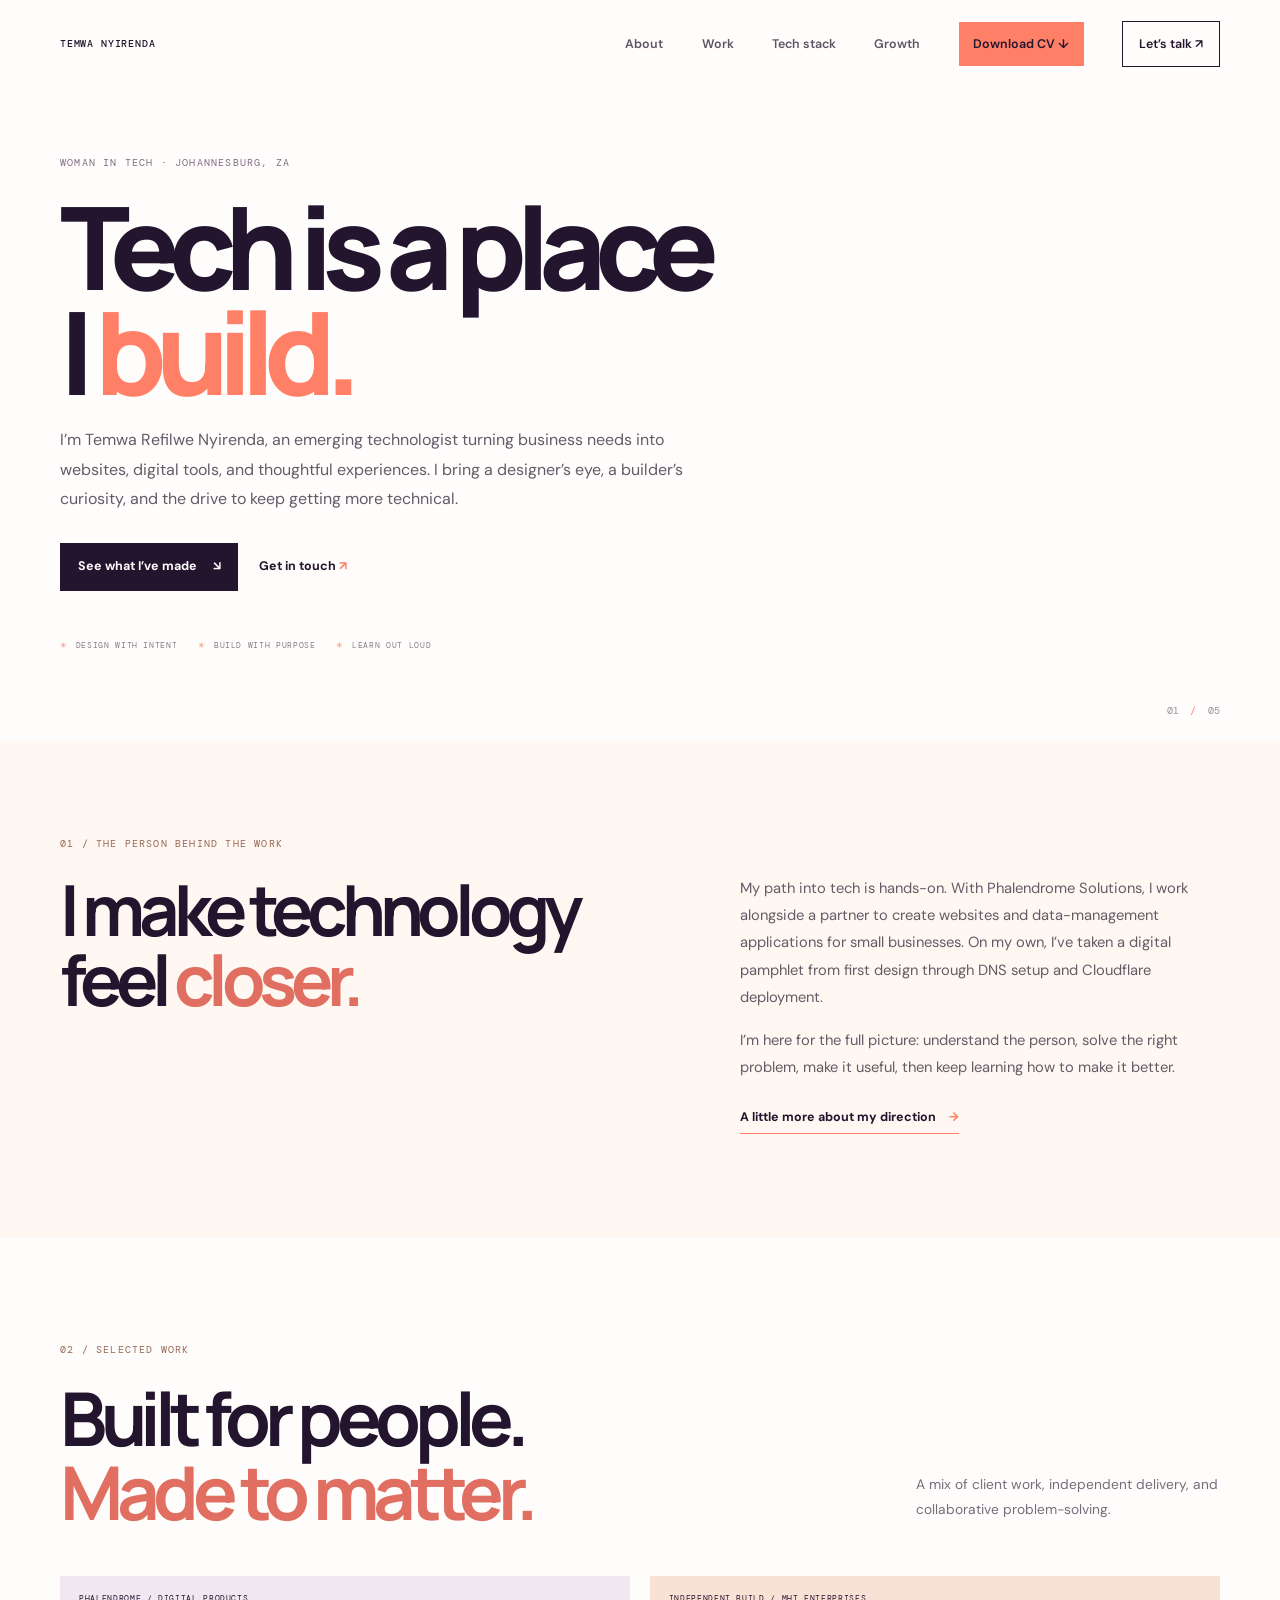
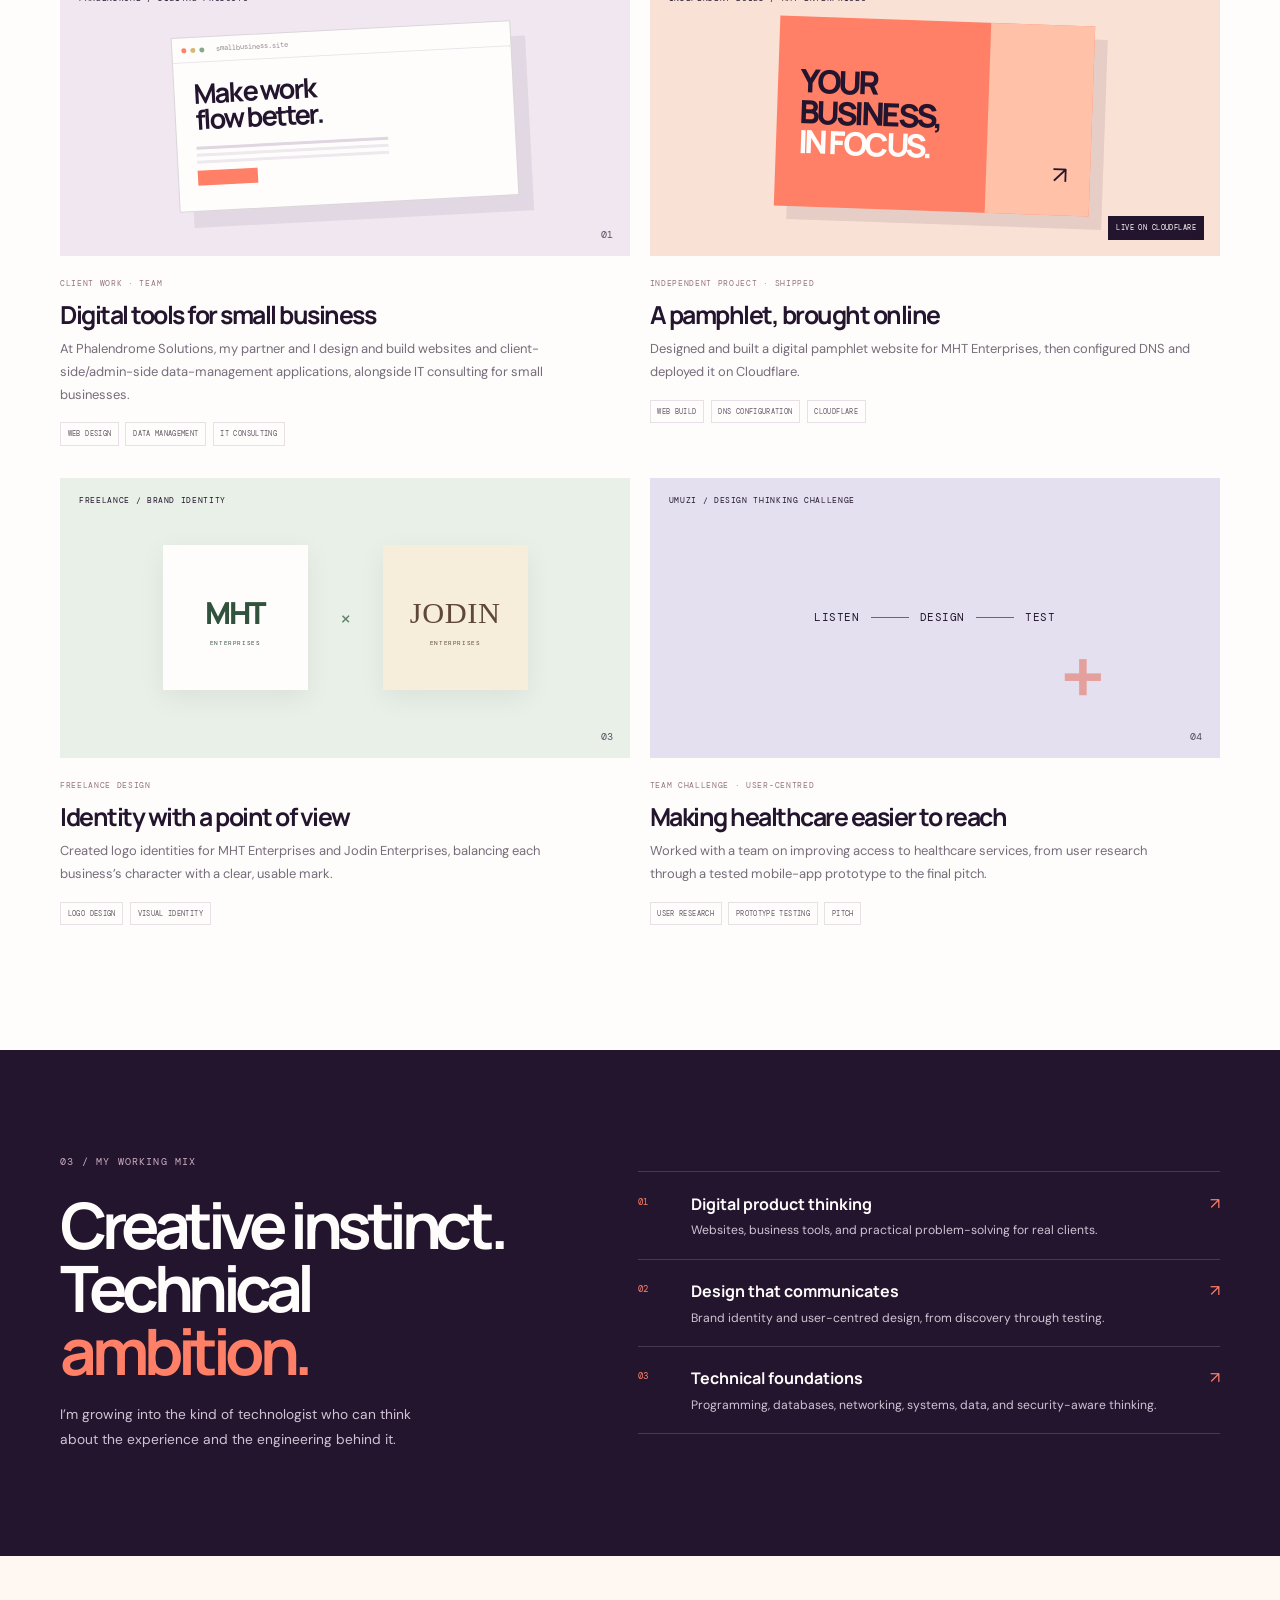
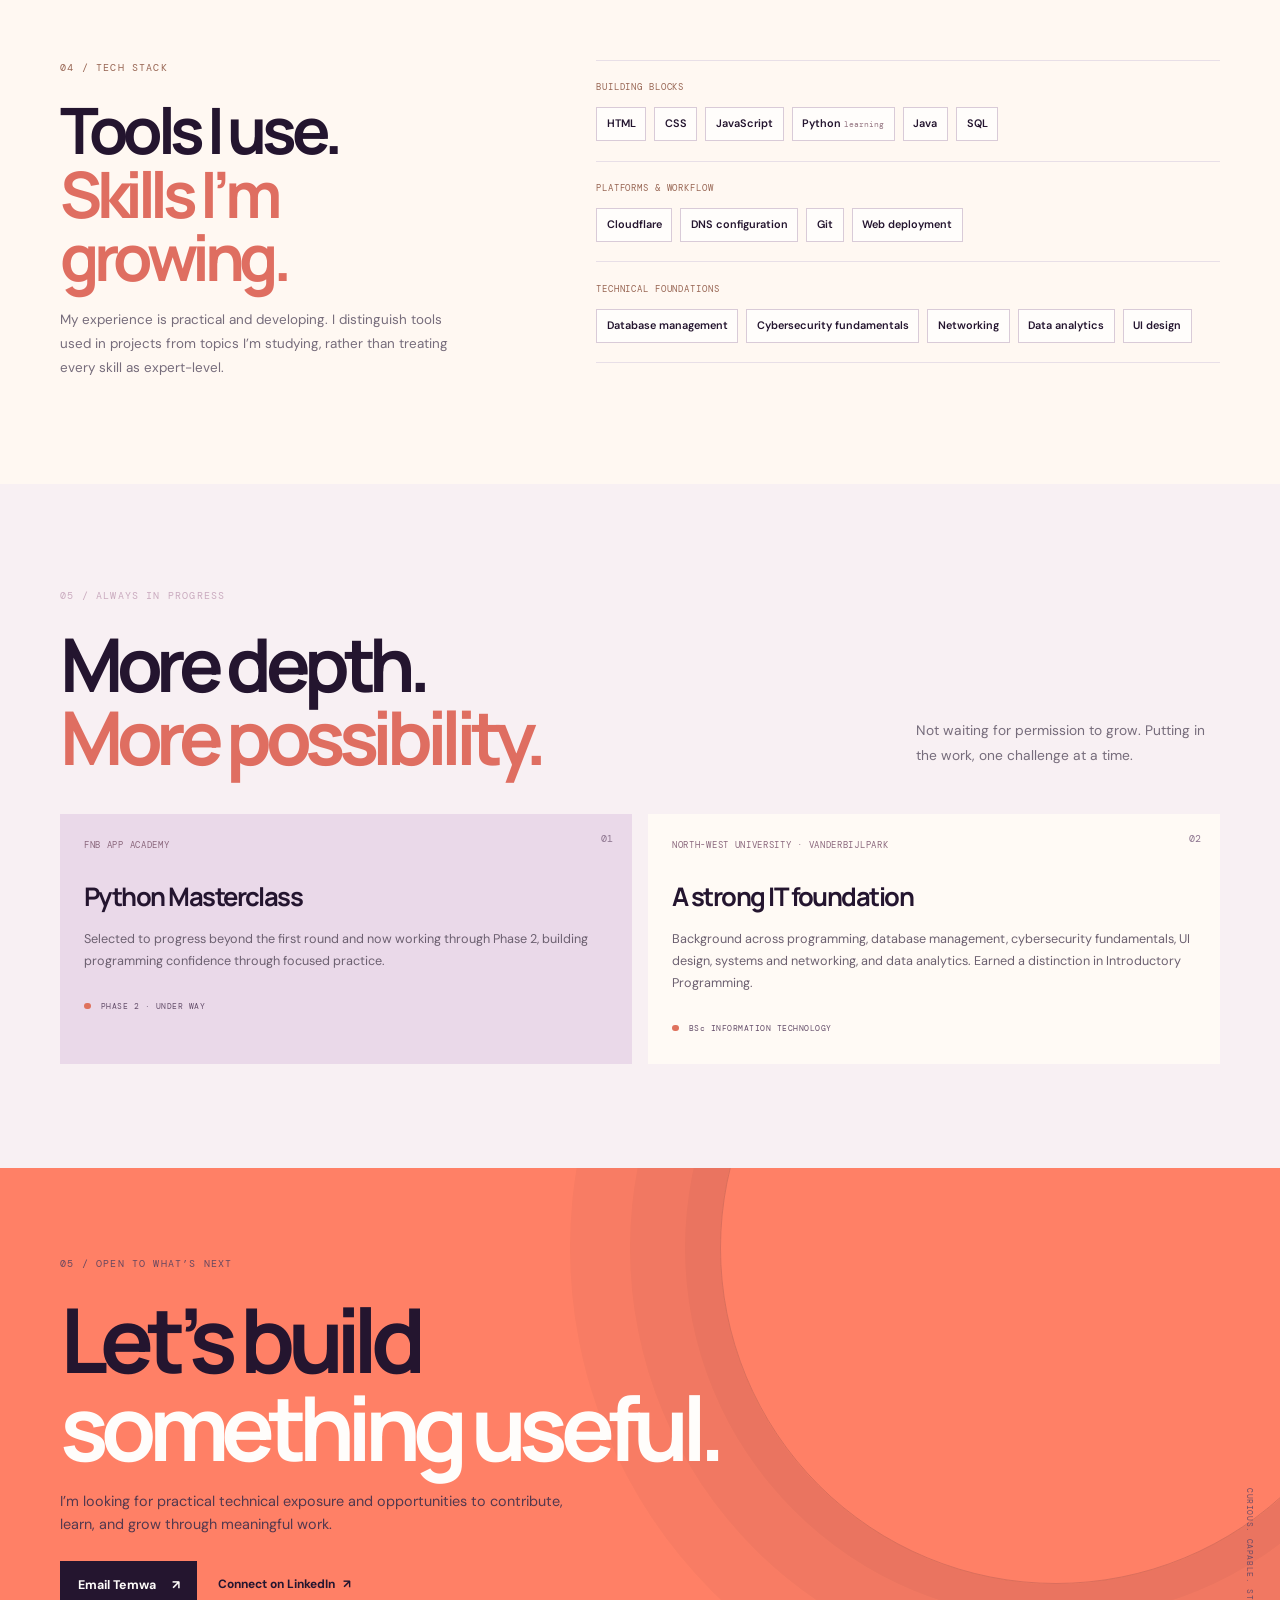
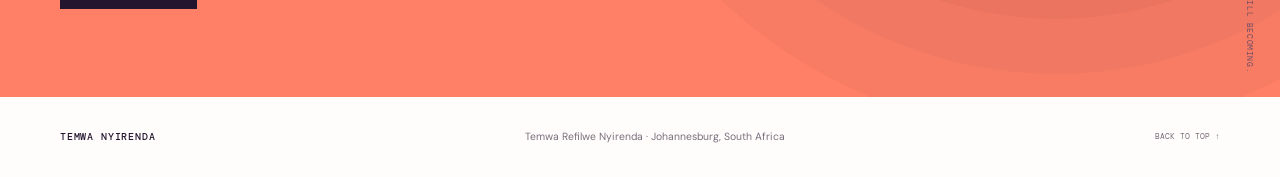
<file: index.html>
<!doctype html>
<html lang="en">
  <head>
    <meta charset="utf-8">
    <meta name="viewport" content="width=device-width, initial-scale=1">
    <meta name="description" content="Temwa Refilwe Nyirenda is an emerging technologist building websites, digital products, and small-business solutions through real client work and independent projects.">
    <title>Temwa Refilwe Nyirenda | Emerging Technologist</title>
    <link rel="preconnect" href="https://fonts.googleapis.com">
    <link rel="preconnect" href="https://fonts.gstatic.com" crossorigin>
    <link href="https://fonts.googleapis.com/css2?family=DM+Mono:wght@400;500&family=DM+Sans:wght@400;500;600;700&family=Manrope:wght@400;500;600;700;800&display=swap" rel="stylesheet">
    <link rel="stylesheet" href="styles.css">
  </head>
  <body>
    <a class="skip-link" href="#main">Skip to content</a>
    <header class="site-header">
      <a class="brand" href="#top" aria-label="Temwa Nyirenda home"><span class="brand-name">TEMWA NYIRENDA</span></a>
      <nav aria-label="Main navigation">
        <a href="#story">About</a>
        <a href="#work">Work</a>
        <a href="#stack">Tech stack</a>
        <a href="#growth">Growth</a>
        <a class="nav-cv" href="Temwa-Refilwe-Nyirenda-CV.pdf" download>Download CV <span aria-hidden="true">↓</span></a>
        <a class="nav-contact" href="#contact">Let’s talk <span aria-hidden="true">↗</span></a>
      </nav>
    </header>

    <main id="main">
      <section class="hero" id="top" aria-labelledby="hero-title">
        <div class="hero-copy">
          <p class="eyebrow">WOMAN IN TECH · JOHANNESBURG, ZA</p>
          <h1 id="hero-title">Tech is a place<br>I <span>build.</span></h1>
          <p class="hero-lede">I’m Temwa Refilwe Nyirenda, an emerging technologist turning business needs into websites, digital tools, and thoughtful experiences. I bring a designer’s eye, a builder’s curiosity, and the drive to keep getting more technical.</p>
          <div class="hero-actions">
            <a class="button button-primary" href="#work">See what I’ve made <span aria-hidden="true">↘</span></a>
            <a class="text-link" href="#contact">Get in touch <span aria-hidden="true">↗</span></a>
          </div>
          <div class="hero-bottomline"><span>DESIGN WITH INTENT</span><span>BUILD WITH PURPOSE</span><span>LEARN OUT LOUD</span></div>
        </div>
        <div class="hero-index" aria-hidden="true">01 <span>/</span> 05</div>
      </section>

      <section class="intro-band" id="story" aria-labelledby="story-title">
        <p class="section-kicker">01 / THE PERSON BEHIND THE WORK</p>
        <div class="intro-layout">
          <h2 id="story-title">I make technology feel <em>closer.</em></h2>
          <div class="intro-copy"><p>My path into tech is hands-on. With Phalendrome Solutions, I work alongside a partner to create websites and data-management applications for small businesses. On my own, I’ve taken a digital pamphlet from first design through DNS setup and Cloudflare deployment.</p><p>I’m here for the full picture: understand the person, solve the right problem, make it useful, then keep learning how to make it better.</p><a class="underlined-link" href="#growth">A little more about my direction <span aria-hidden="true">→</span></a></div>
        </div>
      </section>

      <section class="work-section" id="work" aria-labelledby="work-title">
        <div class="section-shell">
          <div class="section-heading"><div><p class="section-kicker">02 / SELECTED WORK</p><h2 id="work-title">Built for people.<br><em>Made to matter.</em></h2></div><p class="section-aside">A mix of client work, independent delivery, and collaborative problem-solving.</p></div>
          <div class="project-grid">
            <article class="project-card project-main">
              <div class="project-visual visual-phalen"><span class="visual-label">PHALENDROME / DIGITAL PRODUCTS</span><div class="mini-browser"><div class="browser-bar"><i></i><i></i><i></i><span>smallbusiness.site</span></div><div class="browser-content"><b>Make work<br>flow better.</b><span class="browser-lines"></span><span class="browser-button"></span></div></div><span class="visual-number">01</span></div>
              <div class="project-copy"><p class="project-type">CLIENT WORK · TEAM</p><h3>Digital tools for small business</h3><p>At Phalendrome Solutions, my partner and I design and build websites and client-side/admin-side data-management applications, alongside IT consulting for small businesses.</p><div class="project-tags"><span>WEB DESIGN</span><span>DATA MANAGEMENT</span><span>IT CONSULTING</span></div></div>
            </article>
            <article class="project-card project-featured">
              <div class="project-visual visual-mht"><span class="visual-label">INDEPENDENT BUILD / MHT ENTERPRISES</span><div class="pamphlet-art"><span>YOUR<br>BUSINESS,<br><em>IN FOCUS.</em></span><i aria-hidden="true">↗</i></div><span class="cloudflare-chip">LIVE ON CLOUDFLARE</span><span class="visual-number">02</span></div>
              <div class="project-copy"><p class="project-type">INDEPENDENT PROJECT · SHIPPED</p><h3>A pamphlet, brought online</h3><p>Designed and built a digital pamphlet website for MHT Enterprises, then configured DNS and deployed it on Cloudflare.</p><div class="project-tags"><span>WEB BUILD</span><span>DNS CONFIGURATION</span><span>CLOUDFLARE</span></div></div>
            </article>
            <article class="project-card project-small">
              <div class="project-visual visual-brand"><span class="visual-label">FREELANCE / BRAND IDENTITY</span><div class="brand-samples"><span class="brand-sample sample-mht">MHT<small>ENTERPRISES</small></span><span class="brand-cross">×</span><span class="brand-sample sample-jodin">JODIN<small>ENTERPRISES</small></span></div><span class="visual-number">03</span></div>
              <div class="project-copy"><p class="project-type">FREELANCE DESIGN</p><h3>Identity with a point of view</h3><p>Created logo identities for MHT Enterprises and Jodin Enterprises, balancing each business’s character with a clear, usable mark.</p><div class="project-tags"><span>LOGO DESIGN</span><span>VISUAL IDENTITY</span></div></div>
            </article>
            <article class="project-card project-small">
              <div class="project-visual visual-umuzi"><span class="visual-label">UMUZI / DESIGN THINKING CHALLENGE</span><div class="journey"><span>LISTEN</span><i></i><span>DESIGN</span><i></i><span>TEST</span></div><div class="health-mark" aria-hidden="true">+</div><span class="visual-number">04</span></div>
              <div class="project-copy"><p class="project-type">TEAM CHALLENGE · USER-CENTRED</p><h3>Making healthcare easier to reach</h3><p>Worked with a team on improving access to healthcare services, from user research through a tested mobile-app prototype to the final pitch.</p><div class="project-tags"><span>USER RESEARCH</span><span>PROTOTYPE TESTING</span><span>PITCH</span></div></div>
            </article>
          </div>
        </div>
      </section>

      <section class="capabilities-section" aria-labelledby="capabilities-title">
        <div class="section-shell capabilities-layout">
          <div><p class="section-kicker">03 / MY WORKING MIX</p><h2 id="capabilities-title">Creative instinct.<br>Technical <em>ambition.</em></h2><p class="capabilities-intro">I’m growing into the kind of technologist who can think about the experience and the engineering behind it.</p></div>
          <div class="capability-list"><article><span>01</span><div><h3>Digital product thinking</h3><p>Websites, business tools, and practical problem-solving for real clients.</p></div><b>↗</b></article><article><span>02</span><div><h3>Design that communicates</h3><p>Brand identity and user-centred design, from discovery through testing.</p></div><b>↗</b></article><article><span>03</span><div><h3>Technical foundations</h3><p>Programming, databases, networking, systems, data, and security-aware thinking.</p></div><b>↗</b></article></div>
        </div>
      </section>

      <section class="stack-section" id="stack" aria-labelledby="stack-title">
        <div class="section-shell stack-layout">
          <div class="stack-intro"><p class="section-kicker">04 / TECH STACK</p><h2 id="stack-title">Tools I use.<br><em>Skills I’m growing.</em></h2><p>My experience is practical and developing. I distinguish tools used in projects from topics I’m studying, rather than treating every skill as expert-level.</p></div>
          <div class="stack-groups">
            <article class="stack-group"><p class="stack-label">BUILDING BLOCKS</p><div class="stack-tags"><span>HTML</span><span>CSS</span><span>JavaScript</span><span>Python <small>learning</small></span><span>Java</span><span>SQL</span></div></article>
            <article class="stack-group"><p class="stack-label">PLATFORMS & WORKFLOW</p><div class="stack-tags"><span>Cloudflare</span><span>DNS configuration</span><span>Git</span><span>Web deployment</span></div></article>
            <article class="stack-group"><p class="stack-label">TECHNICAL FOUNDATIONS</p><div class="stack-tags"><span>Database management</span><span>Cybersecurity fundamentals</span><span>Networking</span><span>Data analytics</span><span>UI design</span></div></article>
          </div>
        </div>
      </section>

      <section class="growth-section" id="growth" aria-labelledby="growth-title">
        <div class="section-shell">
          <div class="section-heading growth-heading"><div><p class="section-kicker">05 / ALWAYS IN PROGRESS</p><h2 id="growth-title">More depth.<br><em>More possibility.</em></h2></div><p class="section-aside">Not waiting for permission to grow. Putting in the work, one challenge at a time.</p></div>
          <div class="growth-grid"><article class="growth-card"><span class="growth-counter">01</span><p class="growth-label">FNB APP ACADEMY</p><h3>Python Masterclass</h3><p>Selected to progress beyond the first round and now working through Phase 2, building programming confidence through focused practice.</p><span class="growth-status"><i></i> PHASE 2 · UNDER WAY</span></article><article class="growth-card growth-card-light"><span class="growth-counter">02</span><p class="growth-label">NORTH-WEST UNIVERSITY · VANDERBIJLPARK</p><h3>A strong IT foundation</h3><p>Background across programming, database management, cybersecurity fundamentals, UI design, systems and networking, and data analytics. Earned a distinction in Introductory Programming.</p><span class="growth-status"><i></i> BSc INFORMATION TECHNOLOGY</span></article></div>
        </div>
      </section>

      <section class="contact-section" id="contact" aria-labelledby="contact-title">
        <div class="contact-orbit" aria-hidden="true"></div>
        <div class="contact-inner"><p class="section-kicker">05 / OPEN TO WHAT’S NEXT</p><h2 id="contact-title">Let’s build<br><em>something useful.</em></h2><p>I’m looking for practical technical exposure and opportunities to contribute, learn, and grow through meaningful work.</p><div class="contact-actions"><a class="button button-light" href="mailto:refilwetemwanyirenda@gmail.com">Email Temwa <span aria-hidden="true">↗</span></a><a class="contact-social" href="https://www.linkedin.com/in/temwa-refilwe-nyirenda-2494302a3" target="_blank" rel="noopener noreferrer">Connect on LinkedIn <span aria-hidden="true">↗</span></a></div></div>
        <span class="contact-side-note">CURIOUS. CAPABLE. STILL BECOMING.</span>
      </section>
    </main>

    <footer class="site-footer"><a class="brand footer-brand" href="#top" aria-label="Temwa Nyirenda, back to top">TEMWA NYIRENDA</a><p>Temwa Refilwe Nyirenda · Johannesburg, South Africa</p><a class="footer-top" href="#top">BACK TO TOP ↑</a></footer>
  </body>
</html>
</file>
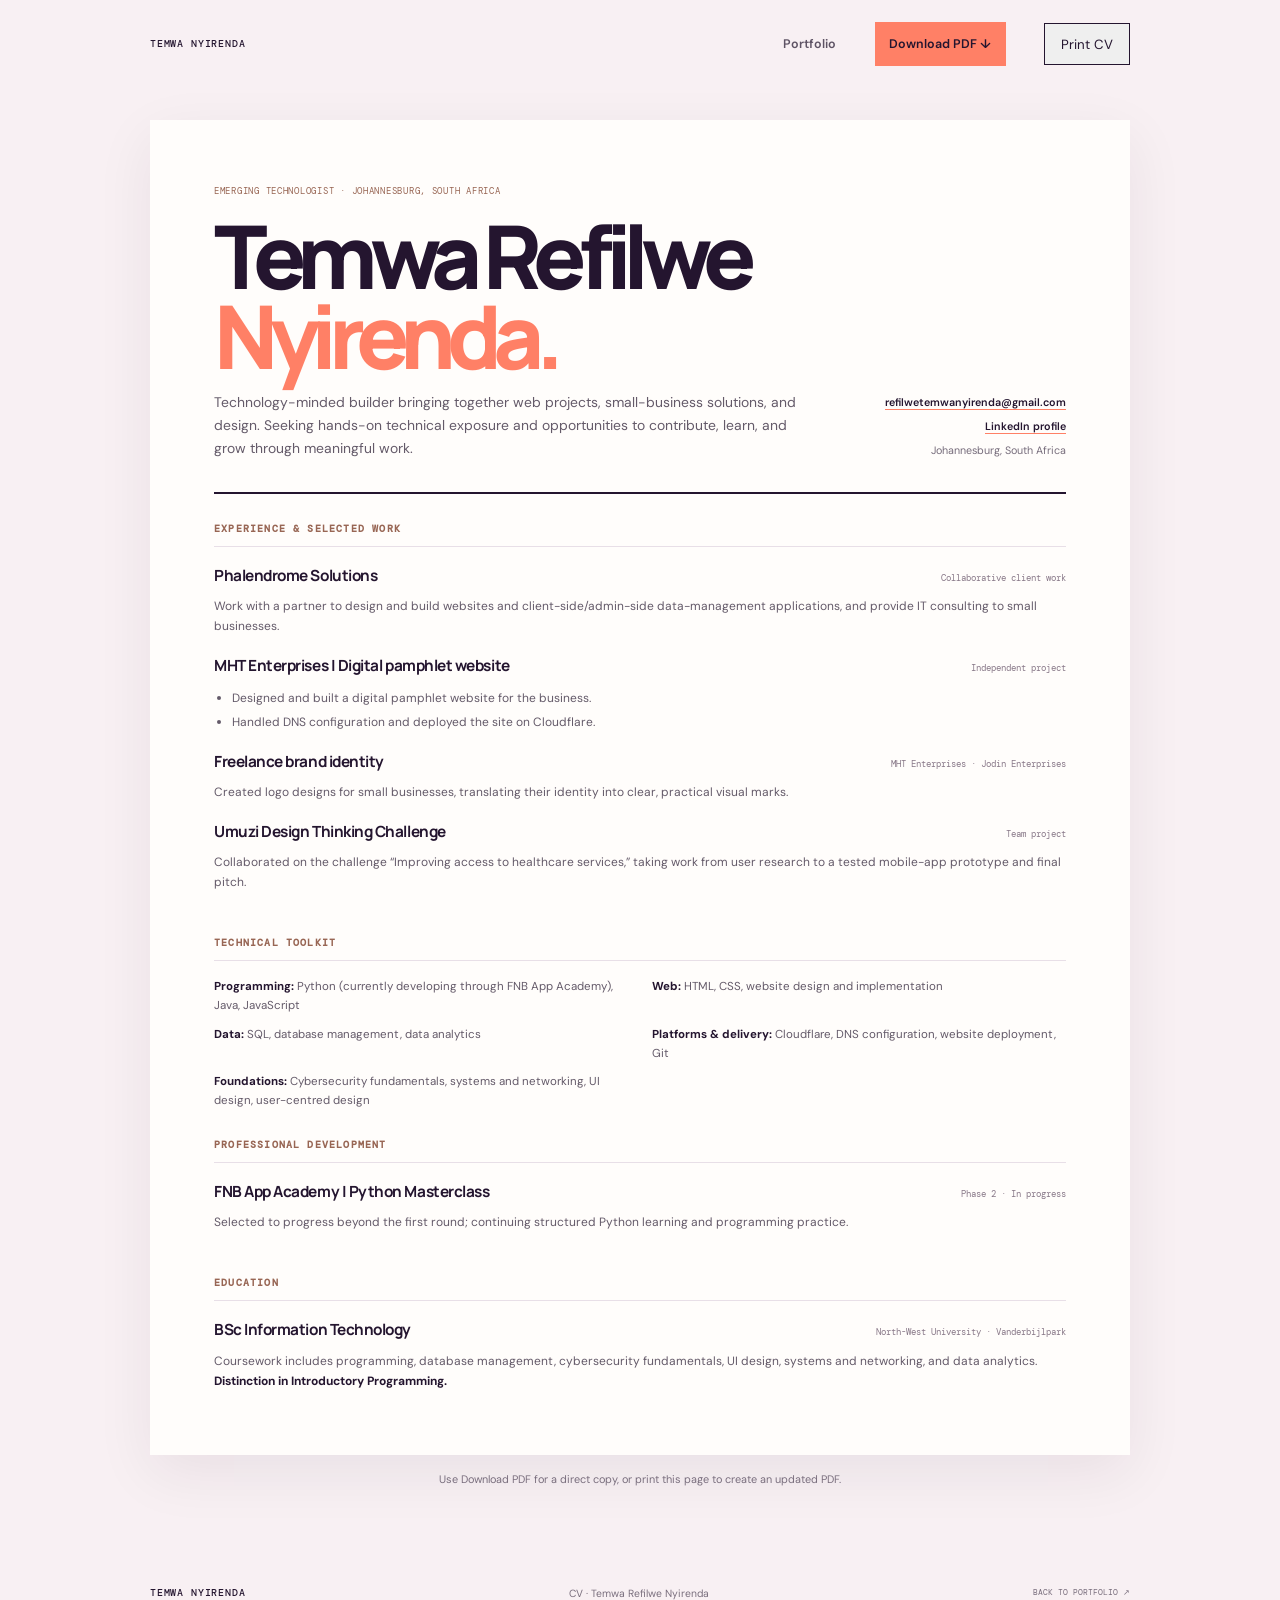
<file: cv.html>
<!doctype html>
<html lang="en">
  <head>
    <meta charset="utf-8">
    <meta name="viewport" content="width=device-width, initial-scale=1">
    <meta name="description" content="Curriculum vitae of Temwa Refilwe Nyirenda, emerging technologist with experience in web projects, small-business solutions, and digital design.">
    <title>CV | Temwa Refilwe Nyirenda</title>
    <link rel="preconnect" href="https://fonts.googleapis.com">
    <link rel="preconnect" href="https://fonts.gstatic.com" crossorigin>
    <link href="https://fonts.googleapis.com/css2?family=DM+Mono:wght@400;500&family=DM+Sans:wght@400;500;600;700&family=Manrope:wght@400;500;600;700;800&display=swap" rel="stylesheet">
    <link rel="stylesheet" href="styles.css">
  </head>
  <body class="cv-page">
    <a class="skip-link" href="#main">Skip to content</a>
    <header class="site-header cv-nav">
      <a class="brand" href="index.html"><span class="brand-name">TEMWA NYIRENDA</span></a>
      <nav aria-label="CV navigation"><a href="index.html">Portfolio</a><a class="nav-cv" href="Temwa-Refilwe-Nyirenda-CV.pdf" download>Download PDF <span aria-hidden="true">↓</span></a><button class="nav-contact" type="button" onclick="window.print()">Print CV</button></nav>
    </header>
    <main id="main" class="cv-main">
      <article class="resume-sheet">
        <header class="resume-header">
          <div><p class="resume-kicker">EMERGING TECHNOLOGIST · JOHANNESBURG, SOUTH AFRICA</p><h1>Temwa Refilwe<br><span>Nyirenda.</span></h1><p class="resume-summary">Technology-minded builder bringing together web projects, small-business solutions, and design. Seeking hands-on technical exposure and opportunities to contribute, learn, and grow through meaningful work.</p></div>
          <div class="resume-contact"><a href="mailto:refilwetemwanyirenda@gmail.com">refilwetemwanyirenda@gmail.com</a><a href="https://www.linkedin.com/in/temwa-refilwe-nyirenda-2494302a3">LinkedIn profile</a><span>Johannesburg, South Africa</span></div>
        </header>
        <section class="resume-section"><h2>Experience & selected work</h2>
          <div class="resume-entry"><div class="resume-entry-title"><h3>Phalendrome Solutions</h3><span>Collaborative client work</span></div><p>Work with a partner to design and build websites and client-side/admin-side data-management applications, and provide IT consulting to small businesses.</p></div>
          <div class="resume-entry"><div class="resume-entry-title"><h3>MHT Enterprises | Digital pamphlet website</h3><span>Independent project</span></div><ul><li>Designed and built a digital pamphlet website for the business.</li><li>Handled DNS configuration and deployed the site on Cloudflare.</li></ul></div>
          <div class="resume-entry"><div class="resume-entry-title"><h3>Freelance brand identity</h3><span>MHT Enterprises · Jodin Enterprises</span></div><p>Created logo designs for small businesses, translating their identity into clear, practical visual marks.</p></div>
          <div class="resume-entry"><div class="resume-entry-title"><h3>Umuzi Design Thinking Challenge</h3><span>Team project</span></div><p>Collaborated on the challenge “Improving access to healthcare services,” taking work from user research to a tested mobile-app prototype and final pitch.</p></div>
        </section>
        <section class="resume-section"><h2>Technical toolkit</h2>
          <div class="resume-toolkit"><p><strong>Programming:</strong> Python (currently developing through FNB App Academy), Java, JavaScript</p><p><strong>Web:</strong> HTML, CSS, website design and implementation</p><p><strong>Data:</strong> SQL, database management, data analytics</p><p><strong>Platforms & delivery:</strong> Cloudflare, DNS configuration, website deployment, Git</p><p><strong>Foundations:</strong> Cybersecurity fundamentals, systems and networking, UI design, user-centred design</p></div>
        </section>
        <section class="resume-section"><h2>Professional development</h2>
          <div class="resume-entry"><div class="resume-entry-title"><h3>FNB App Academy | Python Masterclass</h3><span>Phase 2 · In progress</span></div><p>Selected to progress beyond the first round; continuing structured Python learning and programming practice.</p></div>
        </section>
        <section class="resume-section resume-education"><h2>Education</h2><div class="resume-entry-title"><h3>BSc Information Technology</h3><span>North-West University · Vanderbijlpark</span></div><p>Coursework includes programming, database management, cybersecurity fundamentals, UI design, systems and networking, and data analytics. <strong>Distinction in Introductory Programming.</strong></p></section>
      </article>
      <p class="cv-print-note">Use Download PDF for a direct copy, or print this page to create an updated PDF.</p>
    </main>
    <footer class="site-footer cv-footer"><a class="brand" href="index.html"><span class="brand-name">TEMWA NYIRENDA</span></a><p>CV · Temwa Refilwe Nyirenda</p><a class="footer-top" href="index.html">BACK TO PORTFOLIO ↗</a></footer>
  </body>
</html>
</file>
<file: styles.css>
:root {
  color-scheme: light;
  --plum: #24152f;
  --plum-soft: #35213f;
  --coral: #ff8066;
  --coral-light: #ffa18c;
  --pink: #f3d9dc;
  --cream: #fff8f2;
  --paper: #fffdfb;
  --ink: #24152f;
  --muted: #766c7b;
  --line: #e8dfe7;
  --mono: "DM Mono", Consolas, monospace;
  --sans: "DM Sans", Arial, sans-serif;
  --display: "Manrope", "Segoe UI", sans-serif;
  --content: 1160px;
}

* { box-sizing: border-box; }
html { scroll-behavior: smooth; scroll-padding-top: 6rem; }
body { margin: 0; background: var(--paper); color: var(--ink); font-family: var(--sans); line-height: 1.65; }
a { color: inherit; }
a:focus-visible { outline: 3px solid var(--coral); outline-offset: 4px; }
.skip-link { position: absolute; top: -5rem; left: 1rem; z-index: 20; padding: 0.7rem 1rem; background: var(--coral); color: var(--plum); font-weight: 700; }
.skip-link:focus { top: 1rem; }
.site-header { position: relative; z-index: 5; display: flex; width: min(var(--content), calc(100% - 3rem)); min-height: 5.5rem; align-items: center; justify-content: space-between; margin-inline: auto; }
.brand { display: inline-flex; align-items: center; text-decoration: none; }
.brand-name, .footer-brand { color: var(--plum); font-family: var(--mono); font-size: 0.64rem; font-weight: 500; letter-spacing: 0.08em; }
nav { display: flex; align-items: center; gap: clamp(1rem, 3vw, 2.5rem); }
nav a { color: #5e5364; font-size: 0.78rem; font-weight: 600; text-decoration: none; transition: color 160ms ease; }
nav a:hover { color: var(--coral); }
nav .nav-contact { padding: 0.72rem 1rem; border: 1px solid var(--plum); color: var(--plum); }
nav .nav-contact:hover { background: var(--plum); color: var(--paper); }
.nav-cv { padding: 0.72rem 0.9rem; background: var(--coral); color: var(--plum); }
.nav-cv:hover { background: var(--plum); color: var(--paper); }
.hero { position: relative; display: flex; width: min(var(--content), calc(100% - 3rem)); min-height: 570px; align-items: center; margin-inline: auto; padding-block: 4.2rem 5.5rem; }
.hero-copy { position: relative; z-index: 1; }
.eyebrow, .section-kicker { margin: 0 0 1.4rem; color: #806c83; font-family: var(--mono); font-size: 0.62rem; letter-spacing: 0.12em; }
.status-dot { display: inline-block; width: 0.5rem; height: 0.5rem; margin-right: 0.5rem; border-radius: 50%; background: #ef775f; box-shadow: 0 0 0 4px #ef775f20; }
h1, h2, h3, p { margin-top: 0; }
h1, h2, h3 { font-family: var(--display); }
h1 { max-width: 10ch; margin-bottom: 1.35rem; font-size: clamp(4.6rem, 9vw, 8.2rem); font-weight: 800; letter-spacing: -0.095em; line-height: 0.91; }
h1 span { color: var(--coral); }
.hero-lede { max-width: 39rem; margin-bottom: 1.8rem; color: #645a69; font-size: 1rem; line-height: 1.85; }
.hero-actions, .contact-actions { display: flex; flex-wrap: wrap; align-items: center; gap: 1.3rem; }
.button { display: inline-flex; min-height: 3rem; align-items: center; justify-content: center; gap: 1rem; padding: 0.8rem 1.1rem; font-size: 0.78rem; font-weight: 700; text-decoration: none; transition: transform 180ms ease, background-color 180ms ease, color 180ms ease; }
.button:hover { transform: translateY(-3px); }
.button-primary { background: var(--plum); color: var(--paper); }
.button-primary:hover { background: #4a3155; }
.text-link, .underlined-link { color: var(--plum); font-size: 0.78rem; font-weight: 700; text-decoration: none; }
.text-link span { color: var(--coral); }
.hero-bottomline { display: flex; flex-wrap: wrap; gap: 0.7rem 1.3rem; margin-top: 3rem; color: #887b89; font-family: var(--mono); font-size: 0.51rem; letter-spacing: 0.08em; }
.hero-bottomline span::before { margin-right: 0.5rem; color: var(--coral); content: "✳"; }
.hero-index { position: absolute; right: 0; bottom: 1.3rem; color: #9b8c9d; font-family: var(--mono); font-size: 0.62rem; }
.hero-index span { padding-inline: 0.35rem; color: var(--coral); }
.intro-band { padding: 6rem max(1.5rem, calc((100% - var(--content)) / 2)) 6.5rem; background: var(--cream); }
.intro-band .section-kicker, .section-kicker { color: #986654; }
.intro-layout { display: grid; grid-template-columns: 1fr 0.85fr; gap: clamp(2rem, 9vw, 9rem); align-items: start; }
.intro-layout h2, .section-heading h2, .capabilities-layout h2, .contact-inner h2 { margin-bottom: 0; font-size: clamp(2.8rem, 5.5vw, 5.4rem); font-weight: 700; letter-spacing: -0.085em; line-height: 0.99; }
.intro-layout h2 em, .section-heading h2 em, .capabilities-layout h2 em { color: #e06e61; font-style: normal; }
.intro-copy p { margin-bottom: 1rem; color: #645b67; font-size: 0.92rem; line-height: 1.85; }
.underlined-link { display: inline-flex; gap: 0.8rem; margin-top: 0.6rem; padding-bottom: 0.35rem; border-bottom: 1px solid var(--coral); }
.underlined-link span { color: var(--coral); }
.work-section { padding-block: 6.5rem 7rem; background: var(--paper); }
.section-shell { width: min(var(--content), calc(100% - 3rem)); margin-inline: auto; }
.section-heading { display: flex; align-items: end; justify-content: space-between; gap: 2rem; margin-bottom: 3rem; }
.section-heading h2 { font-size: clamp(2.8rem, 5.8vw, 5.1rem); }
.section-aside { max-width: 19rem; margin: 0 0 0.4rem; color: var(--muted); font-size: 0.86rem; line-height: 1.8; }
.project-grid { display: grid; grid-template-columns: repeat(2, minmax(0, 1fr)); gap: 1.2rem; }
.project-card { min-width: 0; background: var(--paper); }
.project-visual { position: relative; display: grid; min-height: 280px; place-items: center; overflow: hidden; padding: 1.4rem; }
.visual-label { position: absolute; top: 1rem; left: 1.2rem; z-index: 2; color: currentColor; font-family: var(--mono); font-size: 0.5rem; letter-spacing: 0.08em; }
.visual-number { position: absolute; right: 1.1rem; bottom: 0.8rem; color: currentColor; font-family: var(--mono); font-size: 0.6rem; opacity: 0.72; }
.visual-phalen { background: #f0e7f1; color: var(--plum); }
.mini-browser { width: min(78%, 340px); min-height: 175px; overflow: hidden; border: 1px solid #3e2b4730; background: #fffdfb; box-shadow: 14px 16px 0 #35213f13; transform: rotate(-3deg); }
.browser-bar { display: flex; height: 25px; align-items: center; gap: 4px; padding-inline: 0.55rem; border-bottom: 1px solid #ece5eb; }
.browser-bar i { width: 5px; aspect-ratio: 1; border-radius: 50%; background: #ff8066; }
.browser-bar i:nth-child(2) { background: #d7b977; }
.browser-bar i:nth-child(3) { background: #83aa8b; }
.browser-bar span { margin-left: 0.5rem; color: #978b97; font-family: var(--mono); font-size: 0.46rem; }
.browser-content { padding: 1.1rem 1.2rem; }
.browser-content b { display: block; color: var(--plum); font-family: var(--display); font-size: 1.7rem; letter-spacing: -0.07em; line-height: 0.98; }
.browser-lines { display: block; width: 64%; height: 3px; margin-top: 0.8rem; background: #dfd6e1; box-shadow: 0 7px #eee8ef, 0 14px #eee8ef; }
.browser-button { display: block; width: 60px; height: 15px; margin-top: 1.3rem; background: var(--coral); }
.visual-mht { background: #f9e1d5; color: var(--plum); }
.pamphlet-art { position: relative; display: flex; width: min(72%, 315px); min-height: 190px; align-items: center; justify-content: space-between; padding: 1.3rem 1.4rem; background: var(--coral); box-shadow: 13px 13px 0 #24152f17; transform: rotate(2deg); }
.pamphlet-art::before { position: absolute; top: 0; right: 0; width: 33%; height: 100%; background: #ffc1a8; content: ""; }
.pamphlet-art span { position: relative; z-index: 1; font-family: var(--display); font-size: clamp(1.2rem, 3vw, 2rem); font-weight: 800; letter-spacing: -0.08em; line-height: 0.96; }
.pamphlet-art em { color: var(--paper); font-style: normal; }
.pamphlet-art i { position: relative; z-index: 1; align-self: flex-end; font-size: 1.5rem; font-style: normal; }
.cloudflare-chip { position: absolute; right: 1rem; bottom: 1rem; padding: 0.38rem 0.5rem; background: var(--plum); color: var(--paper); font-family: var(--mono); font-size: 0.45rem; letter-spacing: 0.06em; }
.visual-brand { background: #e8f0e7; color: var(--plum); }
.brand-samples { display: flex; align-items: center; gap: clamp(0.8rem, 3vw, 2rem); }
.brand-sample { display: grid; width: clamp(95px, 13vw, 145px); aspect-ratio: 1; align-content: center; justify-items: center; background: var(--paper); color: #31533e; font-family: var(--display); font-size: clamp(1.2rem, 2.5vw, 1.9rem); font-weight: 800; letter-spacing: -0.08em; box-shadow: 0 8px 25px #24152f10; }
.brand-sample small { font-family: var(--mono); font-size: 0.38rem; font-weight: 400; letter-spacing: 0.1em; }
.sample-jodin { background: #f6eedb; color: #5f473c; font-family: Georgia, serif; font-weight: 500; letter-spacing: 0.02em; }
.brand-cross { color: #62836b; font-size: 1.3rem; }
.visual-umuzi { background: #e5e0f0; color: var(--plum); }
.journey { display: flex; align-items: center; gap: 0.7rem; font-family: var(--mono); font-size: clamp(0.5rem, 1vw, 0.68rem); letter-spacing: 0.05em; }
.journey i { width: clamp(18px, 3vw, 38px); height: 1px; background: #765d83; }
.health-mark { position: absolute; right: 20%; bottom: 15%; color: #e47767; font-family: var(--display); font-size: 5rem; font-weight: 700; line-height: 1; opacity: 0.6; }
.project-copy { padding: 1.3rem 0 0.8rem; }
.project-type { margin: 0 0 0.65rem; color: #957583; font-family: var(--mono); font-size: 0.53rem; letter-spacing: 0.08em; }
.project-copy h3 { margin: 0 0 0.55rem; font-size: 1.55rem; font-weight: 700; letter-spacing: -0.06em; line-height: 1.15; }
.project-copy > p:not(.project-type) { max-width: 34rem; margin-bottom: 1rem; color: var(--muted); font-size: 0.81rem; line-height: 1.75; }
.project-tags { display: flex; flex-wrap: wrap; gap: 0.4rem; }
.project-tags span { padding: 0.3rem 0.42rem; border: 1px solid var(--line); color: #66596a; font-family: var(--mono); font-size: 0.45rem; letter-spacing: 0.05em; }
.capabilities-section { padding-block: 6.5rem; background: var(--plum); color: var(--paper); }
.capabilities-layout { display: grid; grid-template-columns: 0.9fr 1.1fr; align-items: center; gap: clamp(2.5rem, 8vw, 8rem); }
.capabilities-layout .section-kicker, .growth-section .section-kicker { color: #caabbf; }
.capabilities-layout h2 { font-size: clamp(2.8rem, 5vw, 4.8rem); }
.capabilities-layout h2 em { color: var(--coral); font-style: normal; }
.capabilities-intro { max-width: 23rem; margin: 1.2rem 0 0; color: #d1c3d3; font-size: 0.86rem; line-height: 1.8; }
.capability-list article { display: grid; grid-template-columns: 2.5rem 1fr auto; align-items: start; gap: 0.8rem; padding: 1.15rem 0; border-bottom: 1px solid #ffffff28; }
.capability-list article:first-child { border-top: 1px solid #ffffff28; }
.capability-list article > span { padding-top: 0.25rem; color: var(--coral); font-family: var(--mono); font-size: 0.58rem; }
.capability-list h3 { margin: 0 0 0.2rem; font-size: 1rem; font-weight: 700; }
.capability-list p { margin: 0; color: #d1c3d3; font-size: 0.76rem; }
.capability-list b { color: var(--coral); font-weight: 400; }
.stack-section { padding-block: 6.5rem; background: var(--cream); }
.stack-layout { display: grid; grid-template-columns: 0.82fr 1.18fr; gap: clamp(2.5rem, 8vw, 8rem); align-items: start; }
.stack-intro h2 { margin: 0; font-family: var(--display); font-size: clamp(2.8rem, 5vw, 4.6rem); font-weight: 700; letter-spacing: -0.085em; line-height: 0.99; }
.stack-intro h2 em { color: #df6e61; font-style: normal; }
.stack-intro > p:last-child { max-width: 25rem; margin: 1.2rem 0 0; color: var(--muted); font-size: 0.84rem; line-height: 1.8; }
.stack-groups { border-top: 1px solid var(--line); }
.stack-group { padding: 1.2rem 0; border-bottom: 1px solid var(--line); }
.stack-label { margin: 0 0 0.8rem; color: #986654; font-family: var(--mono); font-size: 0.55rem; letter-spacing: 0.1em; }
.stack-tags { display: flex; flex-wrap: wrap; gap: 0.5rem; }
.stack-tags span { padding: 0.45rem 0.6rem; border: 1px solid #d9cbd8; background: var(--paper); color: var(--plum); font-size: 0.68rem; font-weight: 600; }
.stack-tags small { color: #967783; font-family: var(--mono); font-size: 0.48rem; font-weight: 400; }
.growth-section { padding-block: 6.5rem; background: #f8f0f3; }
.growth-heading { margin-bottom: 2.5rem; }
.growth-heading h2 em { color: #df6e61; font-style: normal; }
.growth-grid { display: grid; grid-template-columns: repeat(2, minmax(0, 1fr)); gap: 1rem; }
.growth-card { position: relative; min-height: 250px; padding: 1.5rem; background: #ead9e9; }
.growth-card-light { background: #fffaf5; }
.growth-counter { position: absolute; top: 1rem; right: 1.2rem; color: #8c748e; font-family: var(--mono); font-size: 0.65rem; }
.growth-label { margin: 0 0 1.5rem; color: #8b687d; font-family: var(--mono); font-size: 0.54rem; letter-spacing: 0.08em; }
.growth-card h3 { margin: 0 0 0.6rem; font-size: 1.6rem; font-weight: 700; letter-spacing: -0.06em; }
.growth-card > p:not(.growth-label) { max-width: 35rem; margin-bottom: 1.2rem; color: #6c6070; font-size: 0.79rem; line-height: 1.75; }
.growth-status { color: #654f6b; font-family: var(--mono); font-size: 0.5rem; letter-spacing: 0.06em; }
.growth-status i { display: inline-block; width: 0.42rem; height: 0.42rem; margin-right: 0.3rem; border-radius: 50%; background: #df725d; }
.contact-section { position: relative; overflow: hidden; padding: 5.5rem max(1.5rem, calc((100% - var(--content)) / 2)); background: var(--coral); color: var(--plum); isolation: isolate; }
.contact-orbit { position: absolute; z-index: -1; top: -16rem; right: -7rem; width: 42rem; aspect-ratio: 1; border: 1px solid #24152f2b; border-radius: 50%; box-shadow: 0 0 0 35px #24152f08, 0 0 0 90px #24152f08, 0 0 0 150px #24152f08; }
.contact-inner { position: relative; z-index: 1; max-width: 760px; }
.contact-inner .section-kicker { color: #69485f; }
.contact-inner h2 { font-size: clamp(3.4rem, 7vw, 6.6rem); }
.contact-inner h2 em { color: var(--paper); font-style: normal; }
.contact-inner > p:not(.section-kicker) { max-width: 33rem; margin: 1.1rem 0 1.5rem; color: #53384e; font-size: 0.9rem; }
.button-light { background: var(--plum); color: var(--paper); }
.button-light:hover { background: var(--paper); color: var(--plum); }
.contact-social { color: var(--plum); font-size: 0.75rem; font-weight: 700; text-decoration: none; }
.contact-social span { margin-left: 0.3rem; }
.contact-side-note { position: absolute; right: 1.5rem; bottom: 1.5rem; color: #724e66; font-family: var(--mono); font-size: 0.48rem; letter-spacing: 0.08em; writing-mode: vertical-rl; }
.site-footer { display: flex; width: min(var(--content), calc(100% - 3rem)); min-height: 5rem; align-items: center; justify-content: space-between; gap: 1rem; margin-inline: auto; }
.site-footer p { margin: 0; color: #796e7d; font-size: 0.65rem; }
.footer-top { color: #796e7d; font-family: var(--mono); font-size: 0.51rem; text-decoration: none; }
.cv-page { background: #f8f0f3; }
.cv-nav { width: min(980px, calc(100% - 3rem)); }
.cv-nav nav button { cursor: pointer; font-family: var(--sans); }
.cv-main { width: min(980px, calc(100% - 3rem)); margin: 2rem auto 4rem; }
.resume-sheet { padding: clamp(1.5rem, 5vw, 4rem); background: var(--paper); box-shadow: 0 18px 55px #24152f12; }
.resume-header { display: grid; grid-template-columns: 1fr auto; gap: 2rem; padding-bottom: 2rem; border-bottom: 2px solid var(--plum); }
.resume-kicker { margin: 0 0 1rem; color: #986654; font-family: var(--mono); font-size: 0.57rem; letter-spacing: 0.08em; }
.resume-header h1 { max-width: none; margin: 0 0 1rem; font-size: clamp(3.2rem, 7vw, 5.5rem); }
.resume-header h1 span { color: var(--coral); }
.resume-summary { max-width: 38rem; margin: 0; color: #645a69; font-size: 0.87rem; }
.resume-contact { display: grid; align-content: end; justify-items: end; gap: 0.4rem; color: var(--muted); font-size: 0.67rem; text-align: right; }
.resume-contact a { color: var(--plum); font-weight: 600; text-decoration-color: var(--coral); text-underline-offset: 3px; }
.resume-section { padding-top: 1.65rem; }
.resume-section h2 { margin: 0 0 1rem; padding-bottom: 0.55rem; border-bottom: 1px solid var(--line); color: #986654; font-family: var(--mono); font-size: 0.62rem; letter-spacing: 0.12em; text-transform: uppercase; }
.resume-entry { margin-bottom: 1rem; }
.resume-entry-title { display: flex; align-items: baseline; justify-content: space-between; gap: 1rem; }
.resume-entry-title h3 { margin: 0 0 0.3rem; font-size: 0.96rem; font-weight: 700; letter-spacing: -0.03em; }
.resume-entry-title span { color: #887888; font-family: var(--mono); font-size: 0.55rem; text-align: right; }
.resume-entry p, .resume-education > p { margin: 0.2rem 0 0; color: #645a69; font-size: 0.75rem; line-height: 1.7; }
.resume-entry ul { display: grid; gap: 0.25rem; margin: 0.4rem 0 0; padding-left: 1.1rem; color: #645a69; font-size: 0.75rem; }
.resume-toolkit { display: grid; grid-template-columns: repeat(2, minmax(0, 1fr)); gap: 0.6rem 1.5rem; }
.resume-toolkit p { margin: 0; color: #645a69; font-size: 0.72rem; }
.resume-toolkit strong, .resume-education strong { color: var(--plum); }
.cv-print-note { margin: 1rem 0 0; color: #796e7d; font-size: 0.68rem; text-align: center; }
.cv-footer { width: min(980px, calc(100% - 3rem)); }
@media (max-width: 820px) {
  .hero { min-height: 0; padding-block: 4rem 5rem; }
  .intro-layout, .capabilities-layout, .stack-layout { grid-template-columns: 1fr; gap: 2.5rem; }
  .project-visual { min-height: 240px; }
  .section-heading h2 { font-size: clamp(2.7rem, 7vw, 4.5rem); }
}
@media (max-width: 620px) {
  .site-header, .site-footer, .hero, .section-shell { width: min(100% - 2rem, var(--content)); }
  .cv-nav, .cv-main, .cv-footer { width: min(100% - 2rem, 980px); }
  .site-header { min-height: 4.7rem; }
  .brand-name { font-size: 0.55rem; }
  nav { gap: 0.8rem; }
  nav a { font-size: 0.66rem; }
  nav a:nth-child(2), nav a:nth-child(4) { display: none; }
  nav .nav-contact { padding: 0.55rem 0.65rem; }
  .hero { padding-block: 3.2rem 4rem; }
  h1 { max-width: 9ch; font-size: clamp(4rem, 17vw, 6rem); }
  .hero-index { bottom: 1rem; }
  .hero-bottomline { gap: 0.55rem 0.8rem; margin-top: 2rem; font-size: 0.45rem; }
  .intro-band { padding: 4.5rem 1rem; }
  .intro-layout h2, .section-heading h2, .capabilities-layout h2 { font-size: clamp(2.8rem, 12vw, 4rem); }
  .work-section, .capabilities-section, .stack-section, .growth-section { padding-block: 4.5rem; }
  .section-heading { align-items: start; flex-direction: column; gap: 0.8rem; margin-bottom: 2rem; }
  .project-grid, .growth-grid { grid-template-columns: 1fr; gap: 2rem; }
  .project-visual { min-height: 260px; }
  .project-copy h3 { font-size: 1.4rem; }
  .capabilities-layout { gap: 2.2rem; }
  .capability-list article { grid-template-columns: 2rem 1fr auto; }
  .growth-card { min-height: 0; padding: 1.3rem; }
  .contact-section { padding: 4.5rem 1rem; }
  .contact-inner h2 { font-size: clamp(3.2rem, 14vw, 5rem); }
  .contact-side-note { right: 0.7rem; }
  .site-footer { flex-wrap: wrap; padding-block: 1rem; }
  .site-footer p { order: 3; width: 100%; }
  .resume-header { grid-template-columns: 1fr; }
  .resume-contact { justify-items: start; text-align: left; }
  .resume-toolkit { grid-template-columns: 1fr; }
  .resume-entry-title { align-items: start; flex-direction: column; gap: 0.1rem; }
  .resume-entry-title span { text-align: left; }
}
@media (prefers-reduced-motion: reduce) {
  html { scroll-behavior: auto; }
  *, *::before, *::after { transition-duration: 0.01ms !important; }
}
@media print {
  @page { size: A4; margin: 14mm; }
  body.cv-page { background: #fff; color: #24152f; font-size: 9pt; }
  .cv-nav, .cv-footer, .cv-print-note, .skip-link { display: none !important; }
  .cv-main { width: 100%; margin: 0; }
  .resume-sheet { padding: 0; box-shadow: none; }
  .resume-header { grid-template-columns: 1fr auto; gap: 1rem; padding-bottom: 1rem; }
  .resume-header h1 { font-size: 31pt; }
  .resume-section { padding-top: 0.8rem; break-inside: avoid; }
  .resume-entry { break-inside: avoid; }
  .resume-toolkit { grid-template-columns: repeat(2, minmax(0, 1fr)); }
  a { color: #24152f; text-decoration: none; }
}
*** End Patch
</file>
